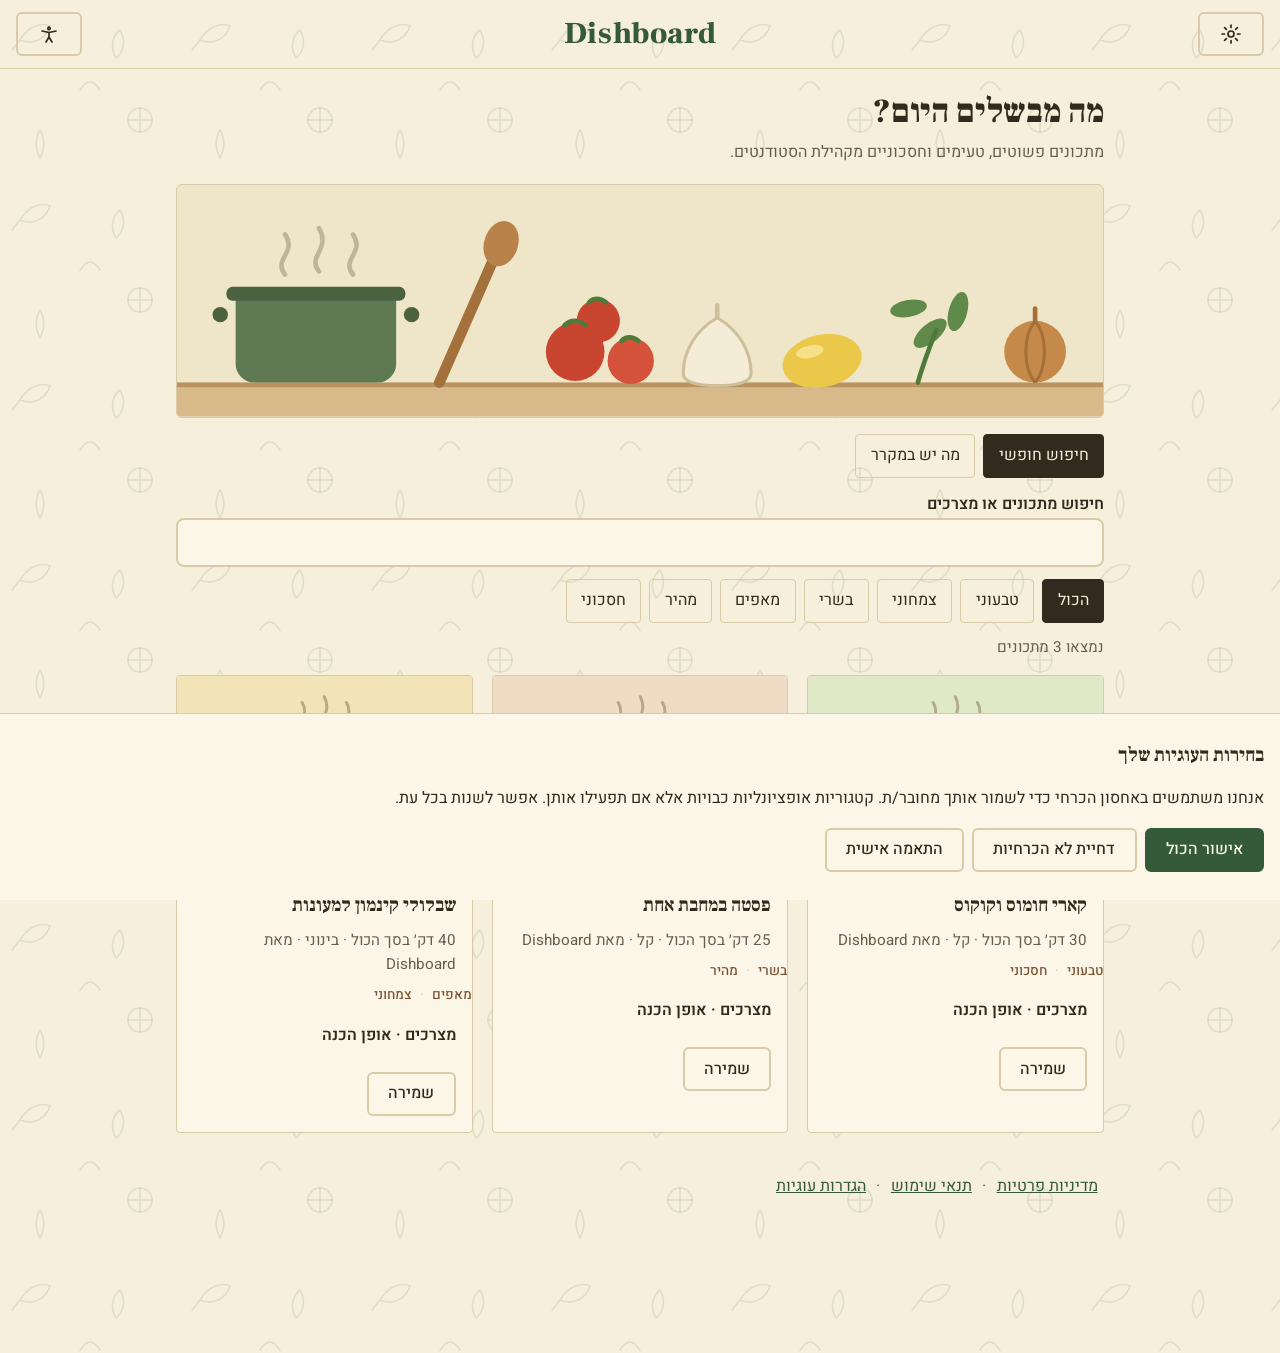
<file: Dishboard.html>
<!doctype html>
<html lang="he" dir="rtl"><head><meta charset="utf-8">
<meta name="viewport" content="width=device-width, initial-scale=1, viewport-fit=cover">
<title>Dishboard</title>
<link rel="preconnect" href="https://fonts.googleapis.com"><link rel="preconnect" href="https://fonts.gstatic.com" crossorigin><link href="https://fonts.googleapis.com/css2?family=Frank+Ruhl+Libre:wght@500;700;900&family=Heebo:wght@400;500;700&display=swap" rel="stylesheet">
<style>
:root{--bg:#fbf6e9;--fg:#2b2a1f;--mut:#5f5a47;--card:#fffdf6;--bd:#dccfa8;--ac:#3f6b2f;--acfg:#fff;--soft:#e6efd2;--warm:#f4e4bf;--br:#8a5a34;--err:#b00020;--ok:#2f6b2f;color-scheme:light;box-sizing:border-box;padding-top:env(safe-area-inset-top,0px)}
:root[data-theme="dark"]{--bg:#1b1d14;--fg:#f4efe0;--mut:#cfc9b0;--card:#25281c;--bd:#5d6148;--ac:#a8d18a;--acfg:#14200c;--soft:#2c3220;--warm:#33291b;--br:#e0b184;--err:#ff8fa0;--ok:#8fd9a0;color-scheme:dark}
:root[data-contrast="high"]{--bg:#000;--fg:#fff;--mut:#fff;--card:#000;--bd:#fff;--ac:#ffe600;--acfg:#000;--soft:#000;--warm:#000;--br:#fff;--err:#ff9aa8;--ok:#8dffaa}
:root[data-size="large"]{font-size:125%}
:root[data-font="wide"] body{letter-spacing:.04em;word-spacing:.12em;line-height:1.9}
*,*::before,*::after{box-sizing:inherit}
html{height:100%}
body{margin:0;min-height:100%;background:var(--bg);color:var(--fg);font:1rem/1.6 system-ui,-apple-system,"Segoe UI",Roboto,Arial,sans-serif}
a{color:var(--ac)}
:focus-visible{outline:3px solid var(--ac);outline-offset:2px}
.skip{position:absolute;inset-inline-start:-999px;top:0;background:var(--ac);color:var(--acfg);padding:.6rem 1rem;z-index:80}.skip:focus{inset-inline-start:0}
.sr{position:absolute;width:1px;height:1px;overflow:hidden;clip:rect(0 0 0 0);white-space:nowrap}
header{padding:.6rem 1rem;background:var(--soft);border-bottom:2px solid var(--bd);display:flex;gap:.5rem;align-items:center;justify-content:space-between}.hl{display:flex;align-items:center;gap:.5rem}
.brand{font-weight:800;font-size:1.5rem;color:var(--ac);letter-spacing:.02em}
.tools{display:flex;gap:.5rem}
main{max-width:60rem;margin:0 auto;padding:1rem 1rem 8rem}main:focus{outline:none}
h1{font-size:1.7rem;line-height:1.25;margin:.5rem 0 1rem;color:var(--ac)}h2{font-size:1.2rem;margin:.6rem 0 .2rem}
.btn,.chip,.lnk{font:inherit;min-height:44px;cursor:pointer}
.btn{border:2px solid var(--ac);background:var(--ac);color:var(--acfg);padding:.4rem 1.2rem;border-radius:2rem;font-weight:700;display:inline-flex;align-items:center;justify-content:center;gap:.4rem;text-decoration:none}
.btn.alt{background:transparent;color:var(--br);border-color:var(--br)}.btn.danger{background:var(--err);border-color:var(--err);color:#000}
.btn[aria-pressed="true"]{background:var(--fg);color:var(--bg);border-color:var(--fg)}
.btn svg{width:24px;height:24px;fill:currentColor}
.chip{border:2px solid var(--bd);background:var(--card);color:var(--fg);padding:.3rem .9rem;border-radius:2rem}
.chip[aria-pressed="true"]{background:var(--ac);color:var(--acfg);border-color:var(--ac)}
.lnk{background:none;border:0;color:var(--ac);text-decoration:underline;padding:0 .4rem}
.chips,.row{display:flex;flex-wrap:wrap;gap:.5rem;margin:.75rem 0}
input,select,textarea{font:inherit;width:100%;padding:.6rem;min-height:44px;border:2px solid var(--bd);border-radius:.5rem;background:var(--card);color:var(--fg)}
input[type=checkbox]{width:1.4rem;height:1.4rem;min-height:0;margin:0 0 0 .5rem}
[aria-invalid="true"]{border-color:var(--err)}
label{font-weight:600;display:block;margin-top:.9rem}
.cb{display:flex;align-items:center;font-weight:400;margin:.2rem 0 .2rem 1rem;min-height:44px}
fieldset{border:2px solid var(--bd);border-radius:.5rem;margin-top:1rem}
.hint,.meta{color:var(--mut);margin:.15rem 0;font-size:.95rem}
.err{color:var(--err);font-weight:600;margin:.25rem 0}
.sum{border:3px solid var(--err);border-radius:.5rem;padding:.5rem 1rem;margin:1rem 0}
.grid{list-style:none;padding:0;margin:1rem 0;display:grid;grid-template-columns:repeat(auto-fill,minmax(250px,1fr));gap:1rem}
.card{background:var(--card);border:1px solid var(--bd);border-radius:1.2rem;padding:.9rem;display:flex;flex-direction:column;gap:.35rem;box-shadow:0 2px 10px rgba(80,70,30,.12)}
.card img,.ph{width:100%;aspect-ratio:4/3;object-fit:cover;border-radius:.9rem;background:var(--soft);display:grid;place-items:center;font-size:3.5rem}
summary{min-height:44px;display:flex;align-items:center;cursor:pointer;font-weight:600}
.status{background:var(--card);border:2px solid var(--ok);border-radius:.5rem;padding:.5rem 1rem;margin-bottom:1rem}
.legal{margin-top:2rem;color:var(--mut)}.hero{background:linear-gradient(135deg,var(--soft),var(--warm));border:2px solid var(--bd);border-radius:1.4rem;padding:1.1rem 1.2rem;display:flex;align-items:center;gap:1rem;margin-bottom:1rem}.hero .big{font-size:3.2rem;line-height:1}.hero h1{margin:0}.hero p{margin:.2rem 0 0;color:var(--mut)}.tags{display:flex;flex-wrap:wrap;gap:.3rem;margin:.1rem 0}.tag{background:var(--soft);color:var(--ac);border:1px solid var(--bd);border-radius:2rem;padding:0 .7rem;font-size:.85rem;font-weight:600}
.tabs{position:fixed;inset-inline:0;bottom:0;display:flex;background:var(--card);border-top:2px solid var(--bd);border-radius:1.4rem 1.4rem 0 0;box-shadow:0 -4px 14px rgba(80,70,30,.12);padding-bottom:env(safe-area-inset-bottom,0px);z-index:30}
.tabs button{flex:1;background:none;border:0;color:var(--mut);display:flex;flex-direction:column;align-items:center;gap:2px;padding:.4rem 0;min-height:58px;font:inherit;font-size:.78rem;cursor:pointer}
.tabs button[aria-current="page"]{color:var(--ac);font-weight:700}
.tabs svg{width:26px;height:26px;fill:currentColor}
.tabs .mid .ic{background:var(--ac);color:var(--acfg);width:54px;height:54px;border-radius:50%;display:grid;place-items:center;margin-top:-26px;border:4px solid var(--bg)}
.tabs .mid{color:var(--fg)}
.cookie{position:fixed;inset-inline:0;bottom:0;background:var(--card);border-top:3px solid var(--ac);padding:1rem;z-index:60;max-height:80vh;overflow:auto}
dialog{max-width:28rem;width:calc(100% - 2rem);background:var(--card);color:var(--fg);border:3px solid var(--ac);border-radius:.8rem}
dialog::backdrop{background:rgba(0,0,0,.6)}
:root{--bg:#f6efdc;--fg:#33291f;--mut:#6b5d4b;--card:#fbf6e8;--bd:#d9cba8;--ac:#355a3a;--acfg:#fbf6e8;--soft:#ebe3c8;--warm:#efe3c4;--br:#7a5230;--ok:#355a3a}
body{font-family:Heebo,system-ui,-apple-system,"Segoe UI",Arial,sans-serif}
h1,h2,.brand{font-family:"Frank Ruhl Libre",Georgia,"Times New Roman",serif;color:var(--fg)}
h1{font-size:2.1rem;font-weight:900;margin:.4rem 0 .8rem}h2{font-weight:700}
h3{font:600 .85rem Heebo,sans-serif;letter-spacing:.06em;color:var(--br);margin:1rem 0 .2rem}
.brand{font-size:1.8rem;font-weight:900;color:var(--ac)}
header{background:transparent;border-bottom:1px solid var(--bd)}
.lede{color:var(--mut);margin:-.4rem 0 1.2rem;max-width:36rem}
.btn{border-radius:6px;font-weight:500}
.btn.alt{border-color:var(--bd);color:var(--fg);background:transparent}
.chip{border-radius:4px;border:1px solid var(--bd);background:transparent;color:var(--fg)}
.chip[aria-pressed="true"]{background:var(--fg);border-color:var(--fg);color:var(--bg)}
.grid{gap:1.2rem}
.card{border-radius:4px;box-shadow:none;padding:0;gap:.3rem;overflow:hidden}
.card>*{margin-inline:1rem}.card>img,.card>.ph{margin:0;border-radius:0;width:100%}
.card h2{margin-top:.8rem;margin-bottom:0}.card .row{margin:.6rem 1rem 1rem}
.ph{background:var(--soft);color:var(--ac);border-radius:0;aspect-ratio:3/2}
.tags{display:flex;flex-wrap:wrap;gap:.1rem .5rem;margin:.1rem 0}.tag{background:none;border:0;padding:0;border-radius:0;color:var(--br);font-size:.85rem;font-weight:500}.tag:not(:last-child)::after{content:' ·';margin-inline-start:.3rem;color:var(--bd)}
.status{border-radius:4px;border:1px solid var(--ac);background:var(--soft)}
.tabs{border-radius:0;box-shadow:none;border-top:1px solid var(--bd);background:var(--bg)}
.tabs svg,.btn svg,.ph svg,.sw svg{fill:none;stroke:currentColor;stroke-width:1.7;stroke-linecap:round;stroke-linejoin:round}
.ph svg{width:72px;height:72px;stroke-width:1.3}
.tabs .mid .ic{border-radius:12px;width:50px;height:50px;margin-top:-20px;border:3px solid var(--bg)}
.cookie{background:var(--card);border-top:1px solid var(--bd)}
dialog{border:1px solid var(--bd);border-radius:6px}
.stage{position:relative;max-width:26rem;margin:0 auto;min-height:12rem}
.sw{background:var(--card);border:1px solid var(--bd);border-radius:6px;overflow:auto;max-height:64vh;touch-action:pan-y;cursor:grab;user-select:none;-webkit-user-select:none;transition:transform .22s ease,opacity .22s}
.sw.drag{transition:none;cursor:grabbing}
.sw .in{padding:0 1rem 1rem}.sw .ph,.sw img{border-radius:0;aspect-ratio:4/3;width:100%;object-fit:cover;pointer-events:none;display:grid}
.sw ul{padding-inline-start:1.2rem;margin:.2rem 0}
.stamp{position:absolute;top:1rem;font:900 1.5rem "Frank Ruhl Libre",Georgia,serif;border:3px solid;padding:0 .6rem;border-radius:4px;opacity:0;pointer-events:none;background:var(--card)}
.stamp.y{left:1rem;color:var(--ac);transform:rotate(-8deg)}.stamp.n{right:1rem;color:var(--br);transform:rotate(8deg)}
.ctl{display:flex;justify-content:center;gap:2rem;margin:1rem 0 .3rem;direction:ltr}.ctl[hidden]{display:none}
.ctl .btn{width:64px;height:64px;border-radius:50%;padding:0}.ctl svg{width:28px;height:28px}.ctl .yes{background:var(--ac);color:var(--acfg)}
.end{text-align:center;padding:3rem 1rem;border:1px dashed var(--bd);border-radius:6px}
.lst{list-style:none;padding:0;margin:0}.lst>li{display:flex;justify-content:space-between;align-items:flex-start;border-bottom:1px solid var(--bd);padding:.2rem 0}.lst details{flex:1}
.acct{margin-top:1rem;border-top:1px solid var(--bd);padding-top:.3rem}
body{background-image:none}
:root[data-contrast="high"] body{background-image:none!important}
.ph{display:block;position:relative;overflow:hidden}
.ph svg,.sw .ph svg{fill:initial;stroke:none;width:100%;height:100%;display:block}
.c-vegan{background:#dfe9c8}.c-veg{background:#e8eccf}.c-meat{background:#f0dcc4}.c-pastry{background:#f3e4b8}.c-quick{background:#e3ebd4}.c-budget{background:#ece3c6}.c-x{background:var(--soft)}
:root[data-contrast="high"] .ph,:root[data-contrast="high"] .art{background:#000}
.art{margin:0 0 1rem;border:1px solid var(--bd);border-radius:6px;overflow:hidden;background:#efe6c9}.art svg{display:block;width:100%;height:auto}
.seg{display:flex;gap:.5rem;margin:.8rem 0}
.match{color:var(--ac);font-size:.9rem;font-weight:500;margin:.2rem 0}
header{display:grid;grid-template-columns:1fr auto 1fr;align-items:center}#sb{justify-self:start}#ab{justify-self:end}.brand{text-align:center;font-size:1.9rem}
</style></head><body>
<a class="skip" href="#main" id="skip"></a>
<header><button class="btn alt" type="button" id="sb" aria-haspopup="dialog"></button><a class="brand" href="#" id="brand" style="text-decoration:none">Dishboard</a><button class="btn alt" type="button" id="ab" aria-haspopup="dialog"></button></header>
<main id="main" tabindex="-1"></main>
<nav class="tabs" id="tabs"></nav>
<script>
const $=s=>document.querySelector(s),main=$('#main'),root=document.documentElement;
const store={get(k,d){try{const v=localStorage.getItem(k);return v?JSON.parse(v):d}catch(e){return d}},set(k,v){try{localStorage.setItem(k,JSON.stringify(v))}catch(e){}},del(k){try{localStorage.removeItem(k)}catch(e){}}};
function h(t,a={},...c){const e=document.createElement(t);for(const k in a){const v=a[k];if(k.startsWith('on'))e.addEventListener(k.slice(2),v);else if(k==='class')e.className=v;else if(v!==false&&v!=null)e.setAttribute(k,v===true?'':v)}c.flat().forEach(x=>{if(x!=null&&x!=='')e.append(x instanceof Node?x:document.createTextNode(String(x)))});return e}
const P={recipes:'M11 9H9V2H7v7H5V2H3v7c0 2.1 1.6 3.8 3.6 4v9h2.8v-9c2-.2 3.6-1.9 3.6-4V2h-2v7zm5-3v8h2.5v8H21V2c-2.8 0-5 2.2-5 4z',heart:'M12 21.4 10.6 20C5.4 15.4 2 12.3 2 8.5 2 5.4 4.4 3 7.5 3c1.7 0 3.4.8 4.5 2.1C13.1 3.8 14.8 3 16.5 3 19.6 3 22 5.4 22 8.5c0 3.8-3.4 6.9-8.6 11.5z',home:'M12 3 2 12h3v8h5v-6h4v6h5v-8h3z',plus:'M19 13h-6v6h-2v-6H5v-2h6V5h2v6h6z',user:'M12 12a4 4 0 1 0 0-8 4 4 0 0 0 0 8zm0 2c-2.7 0-8 1.3-8 4v2h16v-2c0-2.7-5.3-4-8-4z',access:'M12 2a2 2 0 1 1 0 4 2 2 0 0 1 0-4zm9 7h-6v13h-2v-6h-2v6H9V9H3V7h18z',gear:'M19.14 12.94c.04-.3.06-.61.06-.94s-.02-.64-.07-.94l2.03-1.58a.5.5 0 0 0 .12-.64l-1.92-3.32a.5.5 0 0 0-.61-.22l-2.39.96a7.03 7.03 0 0 0-1.62-.94l-.36-2.54a.5.5 0 0 0-.5-.42h-3.84a.5.5 0 0 0-.5.42l-.36 2.54c-.59.24-1.13.56-1.62.94l-2.39-.96a.5.5 0 0 0-.61.22L2.74 8.84a.5.5 0 0 0 .12.64l2.03 1.58c-.05.3-.07.63-.07.94s.02.64.07.94l-2.03 1.58a.5.5 0 0 0-.12.64l1.92 3.32c.12.22.37.3.61.22l2.39-.96c.5.38 1.03.7 1.62.94l.36 2.54c.05.24.26.42.5.42h3.84c.24 0 .45-.18.5-.42l.36-2.54c.59-.24 1.13-.56 1.62-.94l2.39.96c.22.08.49 0 .61-.22l1.92-3.32a.5.5 0 0 0-.12-.64l-2.01-1.58zM12 15.6a3.6 3.6 0 1 1 0-7.2 3.6 3.6 0 0 1 0 7.2z'};
Object.assign(P,{recipes:'M4 5c3-1 5-1 8 1 3-2 5-2 8-1v14c-3-1-5-1-8 1-3-2-5-2-8-1z M12 6v14',discover:'M5 8a2 2 0 0 1 2-2h10a2 2 0 0 1 2 2v11a2 2 0 0 1-2 2H7a2 2 0 0 1-2-2z M8 3h8 M9 14h6 M13 12l2 2-2 2',home:'M4 11l8-7 8 7 M6 10v10h12V10 M10 20v-6h4v6',plus:'M12 5v14M5 12h14',saved:'M6 4h12v17l-6-4-6 4z',heart:'M12 20s-7-4.4-7-10a4 4 0 0 1 7-2.5A4 4 0 0 1 19 10c0 5.6-7 10-7 10z',close:'M6 6l12 12M18 6L6 18',bowl:'M4 12h16a8 8 0 0 1-16 0z M9 8c0-1.5 1-1.5 1-3 M13 8c0-1.5 1-1.5 1-3',access:'M12 5.2a1.2 1.2 0 1 0 .01 0 M5 9l7 1.5L19 9 M12 10.5V15 M9 20l3-5 3 5',gear:'M12 9a3 3 0 1 0 0 6 3 3 0 0 0 0-6z M12 3v2.5M12 18.5V21M3 12h2.5M18.5 12H21M5.6 5.6l1.8 1.8M16.6 16.6l1.8 1.8M5.6 18.4l1.8-1.8M16.6 7.4l1.8-1.8'});
function ic(n){const N='http://www.w3.org/2000/svg',s=document.createElementNS(N,'svg'),p=document.createElementNS(N,'path');s.setAttribute('viewBox','0 0 24 24');s.setAttribute('aria-hidden','true');p.setAttribute('d',P[n]);s.append(p);return s}
const D={recipes:['מתכונים','Recipes'],favs:['מועדפים','Favorites'],home:['ראשי','Home'],add:['הוספה','Add'],acc:['חשבון','Account'],
a11y:['נגישות','Accessibility'],contrast:['ניגודיות גבוהה','High contrast'],bigtext:['טקסט גדול','Larger text'],spacing:['מרווחים רחבים','Wider spacing'],close:['סגירה','Close'],skip:['דלג לתוכן הראשי','Skip to main content'],
search:['חיפוש מתכונים או מצרכים','Search recipes or ingredients'],all:['הכול','All'],found:['נמצאו {n} מתכונים','{n} recipes found'],
ingH:['מצרכים','Ingredients'],ingF:['מצרכים (כל מצרך בשורה נפרדת)','Ingredients (one per line)'],method:['אופן הכנה','Method'],prep:['זמן הכנה (בדקות)','Prep time (minutes)'],cook:['זמן בישול (בדקות)','Cook time (minutes)'],diff:['רמת קושי','Difficulty'],easy:['קל','Easy'],med:['בינוני','Medium'],hard:['מאתגר','Hard'],
cats:['קטגוריות','Categories'],vegan:['טבעוני','Vegan'],veg:['צמחוני','Vegetarian'],meat:['בשרי','Meat'],pastry:['מאפים','Pastry'],quick:['מהיר','Quick'],budget:['חסכוני','Budget'],
title:['שם המתכון','Recipe title'],img:['תמונה (לא חובה)','Image (optional)'],imgH:['JPEG, PNG או WebP עד 3MB. התמונה נשמרת מחדש כדי להסיר מידע נסתר.','JPEG, PNG or WebP, up to 3 MB. Images are re-encoded to remove hidden data.'],
alt:['תיאור התמונה (טקסט חלופי)','Image description (alt text)'],altH:['חובה כשמוסיפים תמונה. תארו מה רואים בה, עבור מי שלא רואה אותה.','Required with an image. Describe it for people who can’t see it.'],
vid:['קישור לסרטון מאינסטגרם או מפייסבוק (לא חובה)','Instagram or Facebook video link (optional)'],vidH:['הדביקו קישור ציבורי, למשל https://www.instagram.com/reel/…','Paste a public link, e.g. https://www.instagram.com/reel/…'],
publish:['פרסום המתכון','Publish recipe'],watch:['צפייה בסרטון','Watch video'],by:['מאת','by'],mins:['דק׳ בסך הכול','min total'],fav:['מועדף','Favorite'],
noFav:['עוד לא שמרתם מתכונים. לחצו על "מועדף" בעמוד המתכונים.','No favorites yet. Tap “Favorite” on the Recipes page.'],mypage:['העמוד שלי','My page'],myRec:['המתכונים שלי','My recipes'],noMine:['עוד לא שיתפתם מתכונים. אפשר להתחיל בלשונית ההוספה.','You haven’t shared any recipes yet. Start from the Add tab.'],hi:['שלום, ','Hi, '],
del:['מחיקה','Delete'],delRT:['למחוק את המתכון?','Delete this recipe?'],delRB:['המתכון יימחק לצמיתות.','This recipe will be permanently deleted.'],cancel:['ביטול','Cancel'],
login:['התחברות','Log in'],signup:['הרשמה','Sign up'],email:['אימייל','Email'],pw:['סיסמה','Password'],pwH:['לפחות 10 תווים.','At least 10 characters.'],name:['שם תצוגה','Display name'],
termsAcc:['אני מאשר/ת את תנאי השימוש ואת מדיניות הפרטיות','I accept the Terms of Service and Privacy Policy'],google:['המשך עם Google','Continue with Google'],gNote:['התחברות עם Google דורשת מזהה OAuth ושרת, והיא מצייַן מקום בגרסת הדגמה זו.','Google sign-in needs an OAuth client ID and a server. It is a placeholder in this prototype.'],
logout:['התנתקות','Log out'],delAcc:['מחיקת החשבון שלי','Delete my account'],delAccT:['למחוק את החשבון לצמיתות?','Delete your account permanently?'],delAccB:['החשבון, המועדפים וכל המתכונים והתמונות שהעליתם יימחקו לצמיתות. אי אפשר לבטל.','Your account, favorites and every recipe and image you uploaded will be permanently deleted. This can’t be undone.'],delAll:['מחיקת הכול','Delete everything'],
dataNote:['השליטה בנתונים שלכם: מחיקת החשבון מסירה את הפרופיל, המועדפים וכל מה שהעליתם.','You control your data: deleting your account removes your profile, favorites and everything you uploaded.'],need:['כדי להמשיך יש להתחבר או להירשם.','Please log in or sign up to continue.'],
privacy:['מדיניות פרטיות','Privacy Policy'],terms:['תנאי שימוש','Terms of Service'],cookies:['הגדרות עוגיות','Cookie settings'],ph:['דף מציין מקום. יש להחליף בטקסט שנבדק על ידי יועץ משפטי לפני ההשקה.','Placeholder page. Replace with text reviewed by your legal adviser before launch.'],
secP:['איזה מידע נאסף|שימוש במידע|עוגיות ואחסון|הזכויות שלך|יצירת קשר','What we collect|How we use it|Cookies and storage|Your rights|Contact'],secT:['שימוש ב־Dishboard|התוכן שלך ורישיון|שימוש מותר|סיום שימוש|יצירת קשר','Using Dishboard|Your content and licence|Acceptable use|Termination|Contact'],
ckT:['בחירות העוגיות שלך','Your cookie choices'],ckP:['אנחנו משתמשים באחסון הכרחי כדי לשמור אותך מחובר/ת. קטגוריות אופציונליות כבויות אלא אם תפעילו אותן. אפשר לשנות בכל עת.','We use strictly necessary storage to keep you signed in. Optional categories are off unless you turn them on. You can change this any time.'],
accAll:['אישור הכול','Accept all'],reject:['דחיית לא הכרחיות','Reject non-essential'],custom:['התאמה אישית','Customize'],nec:['הכרחיות (התחברות והבחירה הזו) – תמיד פעילות','Strictly necessary (login, this choice) – always on'],prefs:['העדפות (זכירת שפה ונגישות)','Preferences (remember language and accessibility)'],ana:['אנליטיקה (כבויה; גרסת הדגמה זו לא מפעילה)','Analytics (off; this prototype sets none)'],saveCh:['שמירת הבחירות','Save my choices'],ckOk:['העדפות העוגיות נשמרו.','Cookie preferences saved.'],ckL:['בחרו קטגוריות עוגיות','Choose cookie categories'],
fix:['יש לתקן את הבעיות הבאות ({n}):','Please fix these problems ({n}):'],eTitle:['יש להזין שם בן 3 עד 80 תווים.','Enter a title of 3 to 80 characters.'],eIng:['יש להוסיף לפחות מצרך אחד, כל מצרך בשורה.','List at least one ingredient, one per line.'],eMeth:['יש לתאר את אופן ההכנה (לפחות 10 תווים).','Describe the method (at least 10 characters).'],eTime:['יש להזין זמן בדקות (0 עד 600).','Enter a time in minutes (0 to 600).'],
eAlt:['טקסט חלופי הוא חובה כשמוסיפים תמונה (לפחות 5 תווים).','Alt text is required with an image (at least 5 characters).'],eImgT:['מותרות רק תמונות JPEG, PNG או WebP.','Only JPEG, PNG or WebP images are allowed.'],eImgS:['התמונה חייבת להיות קטנה מ־3MB.','Image must be under 3 MB.'],eImgR:['לא ניתן לקרוא את התמונה. נסו קובץ אחר.','That image could not be read. Try another file.'],
eVid:['הקישור חייב להיות כתובת https מאינסטגרם או מפייסבוק.','The link must be an https address from Instagram or Facebook.'],eName:['יש להזין שם תצוגה של 2 עד 40 תווים.','Enter a display name of 2 to 40 characters.'],eEmail:['יש להזין כתובת אימייל תקינה.','Enter a valid email address.'],ePw:['הסיסמה חייבת להכיל לפחות 10 תווים.','Use a password of at least 10 characters.'],eTerms:['יש לאשר את תנאי השימוש ומדיניות הפרטיות.','Please accept the Terms and Privacy Policy.'],
eDup:['לא ניתן ליצור חשבון עם הפרטים האלה. נסו להתחבר.','We couldn’t create an account with those details. Try logging in.'],eBad:['האימייל או הסיסמה שגויים.','Email or password is incorrect.'],eLock:['יותר מדי ניסיונות. המתינו 30 שניות.','Too many attempts. Wait 30 seconds.'],
okPub:['המתכון פורסם.','Your recipe is published.'],okDel:['המתכון נמחק.','Recipe deleted.'],okOut:['התנתקתם.','You’re logged out.'],okAcc:['החשבון והנתונים נמחקו.','Your account and data have been deleted.'],okIn:['ברוכים הבאים!','Welcome!'],settings:['הגדרות','Settings'],langL:['שפה','Language'],heroT:['מה מבשלים היום?','What’s cooking today?'],heroS:['מתכונים פשוטים, טעימים וחסכוניים מקהילת הסטודנטים.','Simple, tasty, budget-friendly recipes from the student community.']};
Object.assign(D,{discover:['גלו','Discover'],saved:['אוסף','Collection'],save:['שמירה','Save'],skipB:['דילוג','Skip'],swipeH:['החליקו ימינה כדי לשמור ושמאלה כדי לדלג. אפשר גם להשתמש בחצים במקלדת או בכפתורים.','Swipe right to save, left to skip. You can also use the arrow keys or the buttons.'],pickT:['לאן לשלוח את המתכון?','Where should this go?'],pickN:['או שם לתיקייה חדשה','Or name a new folder'],addF:['יצירה ושמירה','Create and save'],savedTo:['נשמר ב־{n}.','Saved to {n}.'],skipped:['דולג.','Skipped.'],left:['נותרו {n} מתכונים לדפדוף','{n} recipes left to browse'],deckEnd:['ראיתם את כל המתכונים לעכשיו.','You’ve seen all the recipes for now.'],again:['להתחיל מחדש','Start over'],emptyCol:['עוד אין כאן כלום. החליקו ימינה במסך הגלו כדי לשמור מתכונים.','Nothing here yet. Swipe right on Discover to save recipes.'],rm:['הסרה','Remove']});
const STILL=`<svg viewBox='0 0 200 133' preserveAspectRatio='xMidYMid slice' role='presentation'><g fill='none' stroke='#8a7a5a' stroke-width='2' stroke-linecap='round' opacity='.55'><path d='M85 40c-6-8 6-12 0-22'/><path d='M100 38c-6-8 6-12 0-24'/><path d='M115 40c-6-8 6-12 0-22'/></g><path d='M50 68h100c0 26-20 44-50 44S50 94 50 68z' fill='#a8643a'/><ellipse cx='100' cy='68' rx='50' ry='9' fill='#e6b95c'/><ellipse cx='100' cy='68' rx='50' ry='9' fill='none' stroke='#8a4f2b' stroke-width='2'/><circle cx='86' cy='66' r='4' fill='#c8452f'/><circle cx='108' cy='69' r='3.5' fill='#6d9a4e'/><circle cx='122' cy='66' r='3' fill='#c8452f'/><path d='M60 120h80' stroke='#8a4f2b' stroke-width='3' stroke-linecap='round'/><g transform='translate(30 100)'><circle r='11' fill='#c8452f'/><path d='M-4-10c2-4 6-4 8 0' stroke='#4f7a3a' stroke-width='2.5' fill='none'/></g><ellipse cx='168' cy='104' rx='13' ry='10' fill='#ecc84a' transform='rotate(-20 168 104)'/><g fill='#5f8a4a'><ellipse cx='160' cy='70' rx='10' ry='4' transform='rotate(-35 160 70)'/><ellipse cx='172' cy='60' rx='10' ry='4' transform='rotate(-70 172 60)'/><ellipse cx='150' cy='58' rx='9' ry='3.5' transform='rotate(-5 150 58)'/></g><path d='M165 72c-3 8-4 14-4 22' stroke='#4f7a3a' stroke-width='2' fill='none'/></svg>`;
const HERO=`<svg viewBox='0 0 600 150' role='presentation'><rect y='128' width='600' height='22' fill='#d8b98a'/><rect y='128' width='600' height='3' fill='#b8935f'/><g fill='none' stroke='#9a8d70' stroke-width='3' stroke-linecap='round' opacity='.55'><path d='M70 58c-8-10 8-14 0-26'/><path d='M92 56c-8-10 8-14 0-28'/><path d='M114 58c-8-10 8-14 0-26'/></g><path d='M38 72h104v44a12 12 0 0 1-12 12H50a12 12 0 0 1-12-12z' fill='#5f7a52'/><rect x='32' y='66' width='116' height='9' rx='4' fill='#4a6240'/><circle cx='28' cy='84' r='5' fill='#4a6240'/><circle cx='152' cy='84' r='5' fill='#4a6240'/><path d='M170 128L206 46' stroke='#a4703c' stroke-width='7' stroke-linecap='round'/><ellipse cx='210' cy='38' rx='11' ry='15' fill='#b9824a' transform='rotate(18 210 38)'/><circle cx='258' cy='108' r='19' fill='#c8452f'/><circle cx='294' cy='114' r='15' fill='#d4533a'/><circle cx='273' cy='88' r='14' fill='#c8452f'/><g stroke='#4f7a3a' stroke-width='3' fill='none' stroke-linecap='round'><path d='M251 91c4-4 9-4 14 0M288 101c3-3 7-3 11 0M267 76c3-3 7-3 11 0'/></g><path d='M350 86c14 8 22 22 22 36 0 6-10 8-22 8s-22-2-22-8c0-14 8-28 22-36z' fill='#f4ecd6' stroke='#cdbf99' stroke-width='2'/><path d='M350 86v-8' stroke='#cdbf99' stroke-width='3' stroke-linecap='round'/><ellipse cx='418' cy='114' rx='26' ry='17' fill='#ecc84a' transform='rotate(-12 418 114)'/><ellipse cx='410' cy='108' rx='9' ry='4' fill='#f6e08a' transform='rotate(-12 410 108)'/><g fill='#5f8a4a'><ellipse cx='488' cy='96' rx='13' ry='6' transform='rotate(-40 488 96)'/><ellipse cx='506' cy='82' rx='13' ry='6' transform='rotate(-75 506 82)'/><ellipse cx='474' cy='80' rx='12' ry='5.5' transform='rotate(-10 474 80)'/></g><path d='M480 128c4-14 8-24 12-34' stroke='#4f7a3a' stroke-width='3' fill='none' stroke-linecap='round'/><circle cx='556' cy='108' r='20' fill='#c58a4a'/><path d='M556 88c-8 10-8 30 0 40M556 88c8 10 8 30 0 40' stroke='#a56f35' stroke-width='2' fill='none'/><path d='M556 88v-8' stroke='#a56f35' stroke-width='3' stroke-linecap='round'/></svg>`;
const PAT=`<svg xmlns='http://www.w3.org/2000/svg' width='180' height='180' viewBox='0 0 180 180' fill='none' stroke='#355a3a' stroke-opacity='.12' stroke-width='1.6' stroke-linecap='round'><path d='M20 40c8-14 22-18 30-14-4 12-16 20-30 14zM20 40l-8 10'/><path d='M120 30c6 10 4 22-4 28M120 30c-8 6-10 18-4 28'/><circle cx='140' cy='120' r='12'/><path d='M140 108v24M128 120h24'/><path d='M40 130c6 10 4 20 0 28M40 130c-6 10-4 20 0 28'/><path d='M80 90q10-16 20 0'/></svg>`;
document.body.style.backgroundImage='url("data:image/svg+xml,'+encodeURIComponent(PAT)+'")';
function ph(r){const d=h('div',{class:'ph c-'+(r.cats[0]||'x'),'aria-hidden':'true'});d.innerHTML=STILL;return d}
function heroArt(){const d=h('div',{class:'art','aria-hidden':'true'});d.innerHTML=HERO;return d}
Object.assign(D,{remember:['השאירו אותי מחובר/ת במכשיר הזה','Keep me signed in on this device'],fridgeL:['מה יש לך במקרר?','What’s in your fridge?'],fridgeH:['רשמו מצרכים מופרדים בפסיקים ונמצא מתכונים שמתאימים. בקרוב: צילום המקרר.','List ingredients separated by commas and we’ll find matching recipes. Coming soon: photograph your fridge.'],bySearch:['חיפוש חופשי','Search'],byFridge:['מה יש במקרר','From my fridge'],modeL:['שיטת חיפוש','Search mode'],have:['יש לך','You have'],of:['מתוך','of'],miss:['חסר','Missing'],fridgeH2:['כתבו מה יש לכם במקרר כדי לראות מתכונים מתאימים.','Type what you have to see matching recipes.']});
let lang='he';
const t=(k,n)=>D[k][lang==='he'?0:1].replace('{n}',n);
const pers=(k,v)=>{const c=store.get('fm_consent',null);if(c&&c.pref)store.set(k,v)};
{const c=store.get('fm_consent',null);if(c&&c.pref){lang=store.get('fm_lang','he');['contrast','size','font'].forEach(k=>{const v=store.get('fm_'+k,null);if(v)root.setAttribute('data-'+k,v)})}}
const pref=(k,v)=>{root.setAttribute('data-'+k,v);pers('fm_'+k,v)};
function applyLang(){root.lang=lang;root.dir=lang==='he'?'rtl':'ltr';[['#ab','a11y','access'],['#sb','settings','gear']].forEach(([s,k,i])=>{const a=$(s);a.setAttribute('aria-label',t(k));a.title=t(k);a.replaceChildren(ic(i))});$('#skip').textContent=t('skip');$('#tabs').setAttribute('aria-label','Dishboard')}
function setLang(l){lang=l;pers('fm_lang',lang);applyLang();go();if($('.cookie'))banner(true)}
$('#sb').onclick=()=>dlg(t('settings'),h('div',{role:'group','aria-label':t('langL')},h('p',{class:'meta'},t('langL')),h('div',{class:'row'},...[['he','עברית'],['en','English']].map(([l,n])=>h('button',{type:'button',class:'btn alt',lang:l,'aria-pressed':String(lang===l),onclick:()=>{setLang(l);document.querySelector('dialog')?.close()}},n))),acctBox()),[[t('close'),null]]);
function acctBox(){const u=me(),box=h('div',{class:'acct'},h('h3',{},t('acc')));if(u){const a=V.acc(u);a.querySelector('h1')?.remove();a.addEventListener('click',e=>{if(e.target.closest('button'))setTimeout(()=>document.querySelector('dialog')?.close(),0)});box.append(a)}else box.append(h('div',{class:'row'},...[['in','login'],['up','signup']].map(([m,l])=>h('button',{type:'button',class:'btn'+(m==='up'?' alt':''),onclick:e=>{mode=m;e.currentTarget.closest('dialog').close();nav('home')}},t(l)))));return box}
$('#brand').onclick=e=>{e.preventDefault();nav('recipes')};
$('#skip').onclick=e=>{e.preventDefault();main.focus()};
const SEED=[
{id:'s1',uid:'',by:'fitme',title:'קארי חומוס וקוקוס',desc:'מטגנים בצל ושום, מוסיפים משחת קארי, חומוס, עגבניות משומרות וחלב קוקוס. מבשלים 15 דקות ומגישים עם אורז.',ing:['קופסת חומוס','קופסת חלב קוקוס','קופסת עגבניות','בצל אחד','2 כפות משחת קארי'],prep:10,cook:20,diff:'easy',cats:['vegan','budget'],img:'',alt:'',vid:'',tr:{en:{title:'Chickpea Coconut Curry',desc:'Fry onion and garlic, add curry paste, chickpeas, tinned tomatoes and coconut milk. Simmer 15 minutes. Serve with rice.',ing:['1 tin chickpeas','1 tin coconut milk','1 tin tomatoes','1 onion','2 tbsp curry paste']}}},
{id:'s2',uid:'',by:'fitme',title:'פסטה במחבת אחת',desc:'מטגנים נקניקיות פרוסות, מוסיפים פסטה, רסק עגבניות ומים. מכסים ומבשלים כ־12 דקות עד שהפסטה רכה.',ing:['4 נקניקיות','200 גרם פסטה','400 גרם רסק עגבניות','500 מ״ל מים'],prep:5,cook:20,diff:'easy',cats:['meat','quick'],img:'',alt:'',vid:'',tr:{en:{title:'One-Pan Sausage Pasta',desc:'Brown sliced sausages, add pasta, passata and water. Cover and simmer about 12 minutes until tender.',ing:['4 sausages','200 g pasta','400 g passata','500 ml water']}}},
{id:'s3',uid:'',by:'fitme',title:'שבלולי קינמון למעונות',desc:'מרדדים בצק מוכן, מורחים חמאה, סוכר וקינמון, מגלגלים, פורסים ואופים ב־180 מעלות 20 דקות.',ing:['אריזת בצק שמרים','50 גרם חמאה','60 גרם סוכר','2 כפיות קינמון'],prep:20,cook:20,diff:'med',cats:['pastry','veg'],img:'',alt:'',vid:'',tr:{en:{title:'Dorm-Room Cinnamon Rolls',desc:'Roll out ready dough, spread with butter, sugar and cinnamon, roll, slice and bake at 180 °C for 20 minutes.',ing:['1 pack yeast dough','50 g butter','60 g sugar','2 tsp cinnamon']}}}];
let db=store.get('fm_db',null)||{users:[],recipes:SEED};db.recipes.forEach(r=>{if(r.by==='fitme')r.by='Dishboard'});const save=()=>store.set('fm_db',db);
let sess=null;try{sess=JSON.parse(sessionStorage.getItem('fm_s'))}catch(e){}
function restore(){const rm=store.get('fm_rem',null);if(rm&&rm.exp>Date.now()){const u=db.users.find(x=>x.id===rm.uid);if(u&&u.tok&&u.tok===rm.tok){sess={uid:u.id,exp:Date.now()+18e5};return true}}return false}
const me=()=>{if(!sess||sess.exp<Date.now()){sess=null;if(!restore())return null}sess.exp=Date.now()+18e5;try{sessionStorage.setItem('fm_s',JSON.stringify(sess))}catch(e){}const u=db.users.find(x=>x.id===sess.uid);if(u){u.cols=u.cols||(u.fav&&u.fav.length?{'מועדפים':u.fav}:{});u.skip=u.skip||[]}return u||null};
const b64=b=>btoa(String.fromCharCode(...new Uint8Array(b))),unb=s=>Uint8Array.from(atob(s),c=>c.charCodeAt(0));
async function hash(pw,salt){const k=await crypto.subtle.importKey('raw',new TextEncoder().encode(pw),'PBKDF2',false,['deriveBits']);return b64(await crypto.subtle.deriveBits({name:'PBKDF2',hash:'SHA-256',salt,iterations:310000},k,256))}
const clean=(s,n)=>String(s||'').replace(/[\u0000-\u0008\u000B\u000C\u000E-\u001F\u007F<>]/g,'').trim().slice(0,n);
const CATS=['vegan','veg','meat','pastry','quick','budget'],EM={vegan:'🥗',veg:'🧀',meat:'🍝',pastry:'🥐',quick:'🍳',budget:'🥘'};
let route=me()?'home':'recipes',STATUS='',mode='in',fails=0,lock=0;
function nav(r){route=r;go()}
function dlg(title,body,acts){const d=h('dialog',{'aria-labelledby':'dt'},h('h2',{id:'dt'},title),body,h('div',{class:'row'},...acts.map(([x,fn,c])=>h('button',{type:'button',class:'btn '+(c||''),onclick:async()=>{if(!fn||await fn(d)!==false)d.close()}},x))));d.addEventListener('close',()=>d.remove());document.body.append(d);d.showModal()}
$('#ab').onclick=()=>{const tg=(k,v,l)=>h('button',{type:'button',class:'btn alt','aria-pressed':String(root.dataset[k]===v),onclick:e=>{const on=root.dataset[k]!==v;pref(k,on?v:'normal');e.currentTarget.setAttribute('aria-pressed',String(on))}},t(l));dlg(t('a11y'),h('div',{class:'row'},tg('contrast','high','contrast'),tg('size','large','bigtext'),tg('font','wide','spacing')),[[t('close'),null]])};
function banner(force){if(!force&&store.get('fm_consent',null))return;$('.cookie')?.remove();
const pf=h('input',{type:'checkbox',id:'cpf'}),an=h('input',{type:'checkbox',id:'can'});
const done=(p,a)=>{store.set('fm_consent',{pref:p,ana:a,t:Date.now()});['contrast','size','font'].forEach(k=>p?store.set('fm_'+k,root.dataset[k]||'normal'):store.del('fm_'+k));p?store.set('fm_lang',lang):store.del('fm_lang');$('.cookie').remove();STATUS=t('ckOk');go()};
const opts=h('fieldset',{hidden:true},h('legend',{},t('ckL')),h('label',{class:'cb'},h('input',{type:'checkbox',checked:true,disabled:true}),t('nec')),h('label',{class:'cb',for:'cpf'},pf,t('prefs')),h('label',{class:'cb',for:'can'},an,t('ana')),h('button',{class:'btn',type:'button',onclick:()=>done(pf.checked,an.checked)},t('saveCh')));
document.body.append(h('section',{class:'cookie','aria-labelledby':'ckt'},h('h2',{id:'ckt'},t('ckT')),h('p',{},t('ckP')),h('div',{class:'row'},h('button',{class:'btn',type:'button',onclick:()=>done(true,true)},t('accAll')),h('button',{class:'btn alt',type:'button',onclick:()=>done(false,false)},t('reject')),h('button',{class:'btn alt',type:'button','aria-expanded':'false',onclick:e=>{opts.hidden=!opts.hidden;e.currentTarget.setAttribute('aria-expanded',String(!opts.hidden))}},t('custom'))),opts))}
function fld(l,id,ctl,hint){return h('div',{},h('label',{for:id},l),hint?h('p',{id:id+'h',class:'hint'},hint):'',ctl,h('p',{id:id+'e',class:'err',hidden:true}))}
const sum=()=>h('div',{class:'sum',role:'alert',tabindex:'-1',hidden:true});
function showErrs(f,errs){f.querySelectorAll('.err').forEach(p=>{p.hidden=true;p.textContent=''});f.querySelectorAll('[aria-invalid]').forEach(x=>x.removeAttribute('aria-invalid'));const s=f.querySelector('.sum');s.replaceChildren();s.hidden=!errs.length;if(!errs.length)return;
s.append(h('p',{},t('fix',errs.length)));const ul=h('ul',{});errs.forEach(({id,msg})=>{const el=f.querySelector('#'+id),p=f.querySelector('#'+id+'e');if(el){el.setAttribute('aria-invalid','true');el.setAttribute('aria-describedby',id+'e')}if(p){p.hidden=false;p.textContent=msg}ul.append(h('li',{},h('a',{href:'#'+id,onclick:v=>{v.preventDefault();el&&el.focus()}},msg)))});s.append(ul);s.focus()}
function vurl(s){try{const u=new URL(s);return u.protocol==='https:'&&/(^|\.)(instagram\.com|facebook\.com|fb\.watch)$/.test(u.hostname)?u.href:''}catch(e){return''}}
const IMG=new RegExp('^data:image/jpeg;base64,[A-Za-z0-9+/=]+$');
function fav(r,b){const u=me();if(!u){STATUS=t('need');return nav('home')}pickFolder(r,u,()=>b.setAttribute('aria-pressed','true'))}
const stem=w=>w.length>3?w.replace(/(ים|ות|ה)$/,''):w,words=s=>s.toLowerCase().split(/[\s,.;:()\-\/]+/).filter(w=>w.length>1).map(stem);
const hit=(ing,f)=>{const a=words(ing),b=words(f);return b.length>0&&b.every(w=>a.some(x=>(x.length>2&&w.includes(x))||(w.length>2&&x.includes(w))))};
function rem(u,on){if(on){u.tok=crypto.randomUUID();save();store.set('fm_rem',{uid:u.id,tok:u.tok,exp:Date.now()+2592e6})}}
function deck(u){const have=Object.values(u.cols).flat();return db.recipes.filter(r=>r.uid!==u.id&&!u.skip.includes(r.id)&&!have.includes(r.id))}
function pickFolder(r,u,done){const base=lang==='he'?['לבשל השבוע','ימים עמוסים','אירוח','מתוקים']:['Cook this week','Busy days','Hosting','Sweet things'],names=[...new Set([...Object.keys(u.cols),...base])],nw=h('input',{id:'nf',maxlength:'40',autocomplete:'off'});
const put=(n,e)=>{n=clean(n,40);if(!n)return;u.cols[n]=u.cols[n]||[];if(!u.cols[n].includes(r.id))u.cols[n].push(r.id);save();e.currentTarget.closest('dialog').close();done(n)};
dlg(t('pickT'),h('div',{},h('div',{class:'chips'},...names.map(n=>h('button',{type:'button',class:'btn alt',onclick:e=>put(n,e)},n))),h('label',{for:'nf'},t('pickN')),nw,h('div',{class:'row'},h('button',{type:'button',class:'btn',onclick:e=>put(nw.value,e)},t('addF')))),[[t('cancel'),null,'alt']])}
function card(r,u,ex){const x=(lang!=='he'&&r.tr&&r.tr[lang])||r,ok=/^data:image\/jpeg;base64,[A-Za-z0-9+\/=]+$/.test(r.img||''),fv=u&&Object.values(u.cols).some(a=>a.includes(r.id)),vl=vurl(r.vid);
return h('li',{class:'card'},ok?h('img',{src:r.img,alt:r.alt,loading:'lazy'}):ph(r),h('h2',{},x.title),h('p',{class:'meta'},(r.prep+r.cook)+' '+t('mins')+' · '+t(r.diff)+' · '+t('by')+' '+r.by),h('p',{class:'tags'},...r.cats.map(c=>h('span',{class:'tag'},t(c)))),
ex?h('p',{class:'match'},ex):'',h('details',{},h('summary',{},t('ingH')+' · '+t('method')),h('ul',{},...x.ing.map(i=>h('li',{},i))),h('p',{},x.desc)),
vl?h('a',{class:'btn alt',href:vl,target:'_blank',rel:'noopener noreferrer'},'▶ '+t('watch'),h('span',{class:'sr'},' – '+x.title)):'',
h('div',{class:'row'},h('button',{class:'btn alt',type:'button','aria-pressed':String(!!fv),onclick:e=>fav(r,e.currentTarget)},t('save'),h('span',{class:'sr'},' – '+x.title)),
u&&r.uid===u.id?h('button',{class:'btn alt',type:'button',onclick:()=>dlg(t('delRT'),h('p',{},x.title+' – '+t('delRB')),[[t('del'),()=>{db.recipes=db.recipes.filter(z=>z.id!==r.id);db.users.forEach(z=>{for(const n in (z.cols||{}))z.cols[n]=z.cols[n].filter(i=>i!==r.id)});save();STATUS=t('okDel');go()},'danger'],[t('cancel'),null,'alt']])},t('del'),h('span',{class:'sr'},' – '+x.title)):''))}
const grid=(rs,u,ex)=>h('ul',{class:'grid'},...rs.map(r=>card(r,u,ex&&ex(r))));
async function procImg(f){if(f.size>3e6)throw t('eImgS');const b=new Uint8Array(await f.slice(0,12).arrayBuffer());
if(!((b[0]==255&&b[1]==216&&b[2]==255)||(b[0]==137&&b[1]==80&&b[2]==78&&b[3]==71)||(b[0]==82&&b[1]==73&&b[2]==70&&b[3]==70&&b[8]==87&&b[9]==69)))throw t('eImgT');
let bm;try{bm=await createImageBitmap(f)}catch(e){throw t('eImgR')}
const s=Math.min(1,800/Math.max(bm.width,bm.height)),c=document.createElement('canvas');c.width=Math.round(bm.width*s);c.height=Math.round(bm.height*s);c.getContext('2d').drawImage(bm,0,0,c.width,c.height);return c.toDataURL('image/jpeg',.8)}
const V={
recipes(u){let q='',cat='',fr=[],mode='s';const list=h('div'),cnt=h('p',{role:'status',class:'meta'});
const sc=r=>{const x=(lang!=='he'&&r.tr&&r.tr[lang])||r,m=x.ing.filter(i=>fr.some(f=>hit(i,f)));return{h:m.length,t:x.ing.length,miss:x.ing.filter(i=>!m.includes(i))}};
const draw=()=>{let rs=db.recipes.filter(r=>{const x=(lang!=='he'&&r.tr&&r.tr[lang])||r;return(!cat||r.cats.includes(cat))&&(mode==='f'?sc(r).h>0:(!q||(x.title+' '+x.ing.join(' ')).toLowerCase().includes(q)))});
if(mode==='f')rs=rs.sort((a,b)=>{const A=sc(a),B=sc(b);return B.h/B.t-A.h/A.t||B.h-A.h});
list.replaceChildren(grid(rs,u,mode==='f'?r=>{const s=sc(r);return t('have')+' '+s.h+' '+t('of')+' '+s.t+' '+t('ingH')+(s.miss.length?' · '+t('miss')+': '+s.miss.join(', '):'')}:null));cnt.textContent=mode==='f'&&!fr.length?t('fridgeH2'):t('found',rs.length)};
const chips=h('div',{class:'chips',role:'group','aria-label':t('cats')},...[['','all'],...CATS.map(c=>[c,c])].map(([v,l])=>h('button',{type:'button',class:'chip','aria-pressed':String(v===''),onclick:e=>{cat=v;chips.querySelectorAll('button').forEach(x=>x.setAttribute('aria-pressed','false'));e.currentTarget.setAttribute('aria-pressed','true');draw()}},t(l))));
const sb=h('div',{},h('label',{for:'q'},t('search')),h('input',{type:'search',id:'q',autocomplete:'off',maxlength:'60',oninput:e=>{q=e.target.value.trim().toLowerCase();draw()}})),
fb=h('div',{hidden:true},h('label',{for:'fr'},t('fridgeL')),h('p',{class:'hint',id:'frh'},t('fridgeH')),h('input',{id:'fr','aria-describedby':'frh',autocomplete:'off',maxlength:'200',oninput:e=>{fr=e.target.value.split(/[,;\n]+/).map(s=>s.trim().toLowerCase()).filter(Boolean).slice(0,30);draw()}})),
modes=h('div',{class:'seg',role:'group','aria-label':t('modeL')},...[['s','bySearch'],['f','byFridge']].map(([m,l])=>h('button',{type:'button',class:'chip','aria-pressed':String(m==='s'),onclick:e=>{mode=m;modes.querySelectorAll('button').forEach(x=>x.setAttribute('aria-pressed','false'));e.currentTarget.setAttribute('aria-pressed','true');sb.hidden=m==='f';fb.hidden=m==='s';draw()}},t(l))));
draw();return h('section',{},h('h1',{},t('heroT')),h('p',{class:'lede'},t('heroS')),heroArt(),modes,sb,fb,chips,cnt,list)},
discover(u){const live=h('p',{class:'sr',role:'status'}),info=h('p',{class:'meta',style:'text-align:center'}),
stage=h('div',{class:'stage',tabindex:'0',role:'group','aria-label':t('discover'),onkeydown:e=>{if(e.key==='ArrowRight'){e.preventDefault();act(1)}else if(e.key==='ArrowLeft'){e.preventDefault();act(-1)}}}),
ctl=h('div',{class:'ctl'},h('button',{class:'btn alt',type:'button','aria-label':t('skipB'),onclick:()=>act(-1)},ic('close')),h('button',{class:'btn yes',type:'button','aria-label':t('save'),onclick:()=>act(1)},ic('heart')));
let list=deck(u);const reduce=matchMedia('(prefers-reduced-motion: reduce)').matches;
const fly=(el,d,cb)=>{if(reduce||!el){cb();return}el.style.transition='transform .22s ease,opacity .22s';el.style.transform='translateX('+d*120+'%) rotate('+d*12+'deg)';el.style.opacity='0';setTimeout(cb,220)};
const next=()=>{list.shift();draw()};
function act(d){const r=list[0];if(!r)return;const el=stage.querySelector('.sw');if(d>0)pickFolder(r,u,n=>{live.textContent=t('savedTo',n);fly(el,1,next)});else{u.skip.push(r.id);save();live.textContent=t('skipped');fly(el,-1,next)}}
function draw(){stage.replaceChildren();if(!list.length){ctl.hidden=true;info.textContent='';stage.append(h('div',{class:'end'},h('p',{},t('deckEnd')),h('button',{class:'btn',type:'button',onclick:()=>{u.skip=[];save();list=deck(u);draw()}},t('again'))));return}
ctl.hidden=false;info.textContent=t('left',list.length);
const r=list[0],x=(lang!=='he'&&r.tr&&r.tr[lang])||r,vl=vurl(r.vid),sy=h('span',{class:'stamp y','aria-hidden':'true'},t('save')),sn=h('span',{class:'stamp n','aria-hidden':'true'},t('skipB'));
const el=h('article',{class:'sw','aria-label':x.title},IMG.test(r.img||'')?h('img',{src:r.img,alt:r.alt,draggable:'false'}):ph(r),
h('div',{class:'in'},h('h2',{},x.title),h('p',{class:'meta'},(r.prep+r.cook)+' '+t('mins')+' · '+t(r.diff)+' · '+t('by')+' '+r.by),h('p',{class:'tags'},...r.cats.map(c=>h('span',{class:'tag'},t(c)))),h('h3',{},t('ingH')),h('ul',{},...x.ing.map(i=>h('li',{},i))),h('h3',{},t('method')),h('p',{},x.desc),vl?h('a',{class:'btn alt',href:vl,target:'_blank',rel:'noopener noreferrer'},t('watch')):''));
let sx=null;const reset=()=>{sx=null;el.classList.remove('drag');el.style.transform='';sy.style.opacity=0;sn.style.opacity=0};
el.addEventListener('pointerdown',e=>{if(e.target.closest('a'))return;sx=e.clientX;el.classList.add('drag');el.setPointerCapture(e.pointerId)});
el.addEventListener('pointermove',e=>{if(sx===null)return;const dx=e.clientX-sx;el.style.transform='translateX('+dx+'px) rotate('+dx/25+'deg)';sy.style.opacity=Math.max(0,Math.min(1,dx/100));sn.style.opacity=Math.max(0,Math.min(1,-dx/100))});
el.addEventListener('pointerup',e=>{if(sx===null)return;const dx=e.clientX-sx;reset();if(dx>100)act(1);else if(dx<-100)act(-1)});
el.addEventListener('pointercancel',reset);
stage.append(el,sy,sn)}
draw();return h('section',{},h('h1',{},t('discover')),h('p',{class:'lede'},t('swipeH')),stage,ctl,info,live)},
saved(u){const ents=Object.entries(u.cols).filter(([n,ids])=>ids.some(id=>db.recipes.some(r=>r.id===id)));return h('section',{},h('h1',{},t('saved')),ents.length?ents.map(([n,ids])=>h('section',{class:'fold'},h('h2',{},n+' · '+ids.length),h('ul',{class:'lst'},...ids.map(id=>db.recipes.find(r=>r.id===id)).filter(Boolean).map(r=>{const x=(lang!=='he'&&r.tr&&r.tr[lang])||r;return h('li',{},h('details',{},h('summary',{},x.title),h('ul',{},...x.ing.map(i=>h('li',{},i))),h('p',{},x.desc)),h('button',{class:'lnk',type:'button',onclick:()=>{u.cols[n]=u.cols[n].filter(i=>i!==r.id);if(!u.cols[n].length)delete u.cols[n];save();go()}},t('rm'),h('span',{class:'sr'},' – '+x.title)))})))):h('p',{class:'meta'},t('emptyCol')))},
home(u){const mine=db.recipes.filter(r=>r.uid===u.id);return h('section',{},h('h1',{},t('hi')+u.name),h('section',{'aria-labelledby':'mp'},h('h2',{id:'mp'},t('mypage')),h('p',{class:'meta'},mine.length+' '+t('recipes')+' · '+Object.values(u.cols).flat().length+' '+t('saved'))),h('h2',{},t('myRec')),mine.length?grid(mine,u):h('p',{class:'meta'},t('noMine')))},
add(u){const cats=h('fieldset',{},h('legend',{},t('cats')),h('div',{style:'display:flex;flex-wrap:wrap'},...CATS.map(c=>h('label',{class:'cb'},h('input',{type:'checkbox',value:c}),t(c)))));
const f=h('form',{novalidate:true,'aria-labelledby':'sh',onsubmit:async e=>{e.preventDefault();const q=i=>f.querySelector('#'+i),errs=[],T=clean(q('t').value,80),d=clean(q('d').value,1500),ing=q('i').value.split('\n').map(x=>clean(x,120)).filter(Boolean).slice(0,40),pr=+q('p').value,ck=+q('c').value,file=q('im').files[0],alt=clean(q('a').value,150),vr=q('v').value.trim();
if(T.length<3)errs.push({id:'t',msg:t('eTitle')});if(!ing.length)errs.push({id:'i',msg:t('eIng')});if(d.length<10)errs.push({id:'d',msg:t('eMeth')});
if(q('p').value===''||!(pr>=0&&pr<=600))errs.push({id:'p',msg:t('eTime')});if(q('c').value===''||!(ck>=0&&ck<=600))errs.push({id:'c',msg:t('eTime')});
if(vr&&!vurl(vr))errs.push({id:'v',msg:t('eVid')});if(file&&alt.length<5)errs.push({id:'a',msg:t('eAlt')});
let img='';if(file&&!errs.length){try{img=await procImg(file)}catch(x){errs.push({id:'im',msg:String(x)})}}
showErrs(f,errs);if(errs.length)return;
db.recipes.unshift({id:crypto.randomUUID(),uid:u.id,by:u.name,title:T,desc:d,ing,prep:pr,cook:ck,diff:q('df').value,cats:[...cats.querySelectorAll('input:checked')].map(x=>x.value),img,alt:img?alt:'',vid:vr?vurl(vr):''});save();STATUS=t('okPub');nav('home')}},
sum(),fld(t('title'),'t',h('input',{id:'t',maxlength:'80','aria-required':'true'})),fld(t('ingF'),'i',h('textarea',{id:'i',rows:'5','aria-required':'true'})),fld(t('method'),'d',h('textarea',{id:'d',rows:'5',maxlength:'1500','aria-required':'true'})),
fld(t('prep'),'p',h('input',{id:'p',type:'number',min:'0',max:'600',inputmode:'numeric','aria-required':'true'})),fld(t('cook'),'c',h('input',{id:'c',type:'number',min:'0',max:'600',inputmode:'numeric','aria-required':'true'})),
fld(t('diff'),'df',h('select',{id:'df'},...['easy','med','hard'].map(x=>h('option',{value:x},t(x))))),cats,
fld(t('img'),'im',h('input',{id:'im',type:'file',accept:'image/jpeg,image/png,image/webp'}),t('imgH')),fld(t('alt'),'a',h('input',{id:'a',maxlength:'150'}),t('altH')),
fld(t('vid'),'v',h('input',{id:'v',type:'url',inputmode:'url',dir:'ltr',autocomplete:'off'}),t('vidH')),h('div',{class:'row'},h('button',{class:'btn',type:'submit'},t('publish'))));
return h('section',{},h('h1',{id:'sh'},t('add')),f)},
acc(u){const out=()=>{sess=null;try{sessionStorage.removeItem('fm_s')}catch(e){}u.tok='';save();store.del('fm_rem')};return h('section',{},h('h1',{},t('acc')),h('p',{},u.name+' · '+u.email),h('p',{},t('dataNote')),
h('div',{class:'row'},h('button',{class:'btn alt',type:'button',onclick:()=>{out();STATUS=t('okOut');nav('recipes')}},t('logout')),
h('button',{class:'btn danger',type:'button',onclick:()=>dlg(t('delAccT'),h('p',{},t('delAccB')),[[t('delAll'),()=>{const ids=db.recipes.filter(r=>r.uid===u.id).map(r=>r.id);db.recipes=db.recipes.filter(r=>r.uid!==u.id);db.users=db.users.filter(x=>x.id!==u.id);db.users.forEach(x=>{for(const n in (x.cols||{}))x.cols[n]=x.cols[n].filter(i=>!ids.includes(i))});save();out();STATUS=t('okAcc');nav('recipes')},'danger'],[t('cancel'),null,'alt']])},t('delAcc'))))}};
const legal=(k,s)=>()=>h('section',{},h('h1',{},t(k)),h('p',{class:'status'},t('ph')),...t(s).split('|').flatMap(x=>[h('h2',{},x),h('p',{},'…')]));
V.privacy=legal('privacy','secP');V.terms=legal('terms','secT');
function auth(){const up=mode==='up';const f=h('form',{novalidate:true,onsubmit:async e=>{e.preventDefault();const q=i=>f.querySelector('#'+i)?.value||'',em=q('ae').trim().toLowerCase(),pw=q('ap'),errs=[];
if(!up){if(Date.now()<lock)errs.push({id:'ae',msg:t('eLock')});else{const u=db.users.find(x=>x.email===em),hh=await hash(pw,u?unb(u.salt):new Uint8Array(16));
if(!u||hh!==u.hash){if(++fails>=5){lock=Date.now()+3e4;fails=0}errs.push({id:'ae',msg:t('eBad')})}else{fails=0;sess={uid:u.id,exp:Date.now()+18e5};rem(u,f.querySelector('#ar').checked);STATUS=t('okIn');route='home';return go()}}showErrs(f,errs)}
else{const nm=clean(q('an'),40);if(nm.length<2)errs.push({id:'an',msg:t('eName')});if(!/^[^\s@]{1,64}@[^\s@]+\.[^\s@]{2,}$/.test(em))errs.push({id:'ae',msg:t('eEmail')});if(pw.length<10||/^(.)\1+$/.test(pw))errs.push({id:'ap',msg:t('ePw')});if(!f.querySelector('#at').checked)errs.push({id:'at',msg:t('eTerms')});
if(!errs.length&&db.users.some(u=>u.email===em))errs.push({id:'ae',msg:t('eDup')});showErrs(f,errs);if(errs.length)return;
const salt=crypto.getRandomValues(new Uint8Array(16)),u={id:crypto.randomUUID(),email:em,name:nm,salt:b64(salt),hash:await hash(pw,salt),cols:{},skip:[]};db.users.push(u);save();sess={uid:u.id,exp:Date.now()+18e5};rem(u,f.querySelector('#ar').checked);STATUS=t('okIn');route='home';go()}}},
sum(),up?fld(t('name'),'an',h('input',{id:'an',autocomplete:'nickname',maxlength:'40','aria-required':'true'})):'',
fld(t('email'),'ae',h('input',{id:'ae',type:'email',dir:'ltr',autocomplete:'email','aria-required':'true'})),
fld(t('pw'),'ap',h('input',{id:'ap',type:'password',dir:'ltr',autocomplete:up?'new-password':'current-password','aria-required':'true'}),up?t('pwH'):''),
up?h('div',{},h('label',{class:'cb',for:'at'},h('input',{type:'checkbox',id:'at'}),t('termsAcc')),h('p',{id:'ate',class:'err',hidden:true})):'',
h('label',{class:'cb',for:'ar'},h('input',{type:'checkbox',id:'ar'}),t('remember')),
h('div',{class:'row'},h('button',{class:'btn',type:'submit'},t(up?'signup':'login'))));
return h('section',{},h('h1',{},t(up?'signup':'login')),h('div',{class:'chips',role:'group'},...[['in','login'],['up','signup']].map(([m,l])=>h('button',{type:'button',class:'chip','aria-pressed':String(mode===m),onclick:()=>{mode=m;go()}},t(l)))),
h('button',{class:'btn alt',type:'button',onclick:()=>{STATUS=t('gNote');go()}},t('google')),f)}
const TABS=[['recipes','recipes'],['discover','discover'],['home','home'],['add','plus'],['saved','saved']];
function go(){const u=me();if(!V[route])route='recipes';let v;if(['discover','saved','home','add'].includes(route)&&!u){if(!STATUS)STATUS=t('need');v=auth()}else v=V[route](u);
$('#tabs').replaceChildren(...TABS.map(([r,i],k)=>h('button',{type:'button',class:k===2?'mid':'','aria-current':r===route?'page':false,onclick:()=>nav(r)},h('span',{class:'ic'},ic(i)),h('span',{},t(r)))));
const lg=h('p',{class:'legal'},h('button',{class:'lnk',type:'button',onclick:()=>nav('privacy')},t('privacy')),' · ',h('button',{class:'lnk',type:'button',onclick:()=>nav('terms')},t('terms')),' · ',h('button',{class:'lnk',type:'button',onclick:()=>banner(true)},t('cookies')));
main.replaceChildren(...(STATUS?[h('p',{class:'status',role:'status'},STATUS)]:[]),v,lg);STATUS='';document.title=t(route)+' – Dishboard';main.focus();window.scrollTo(0,0)}
applyLang();go();banner();
</script></body></html>
</file>
